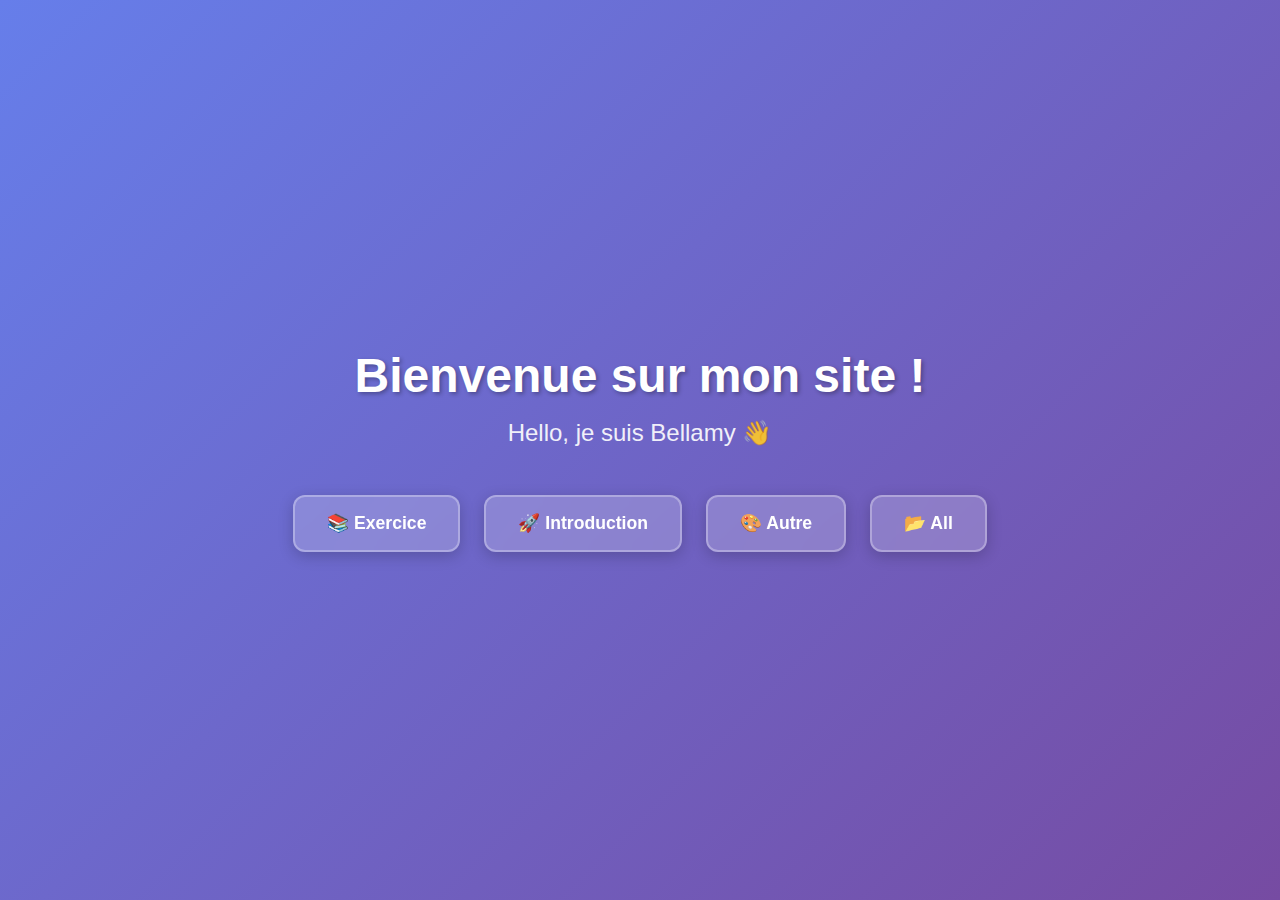
<file: index.html>
<!DOCTYPE html>
<html lang="fr">
<head>
    <meta charset="UTF-8">
    <meta name="viewport" content="width=device-width, initial-scale=1.0">
    <title>Bellamy Dev - Accueil</title>
    <link rel="stylesheet" href="style.css">
</head>
<body>
<h1>Bienvenue sur mon site !</h1>
<p>Hello, je suis Bellamy 👋</p>
<div class="href">
    <a href="exercice/index.html">📚 Exercice</a>
    <a href="introduction/index.html">🚀 Introduction</a>
    <a href="autre/index.html">🎨 Autre</a>
    <a href="all/index.html">📂 All</a>
</div>
</body>
</html>
</file>
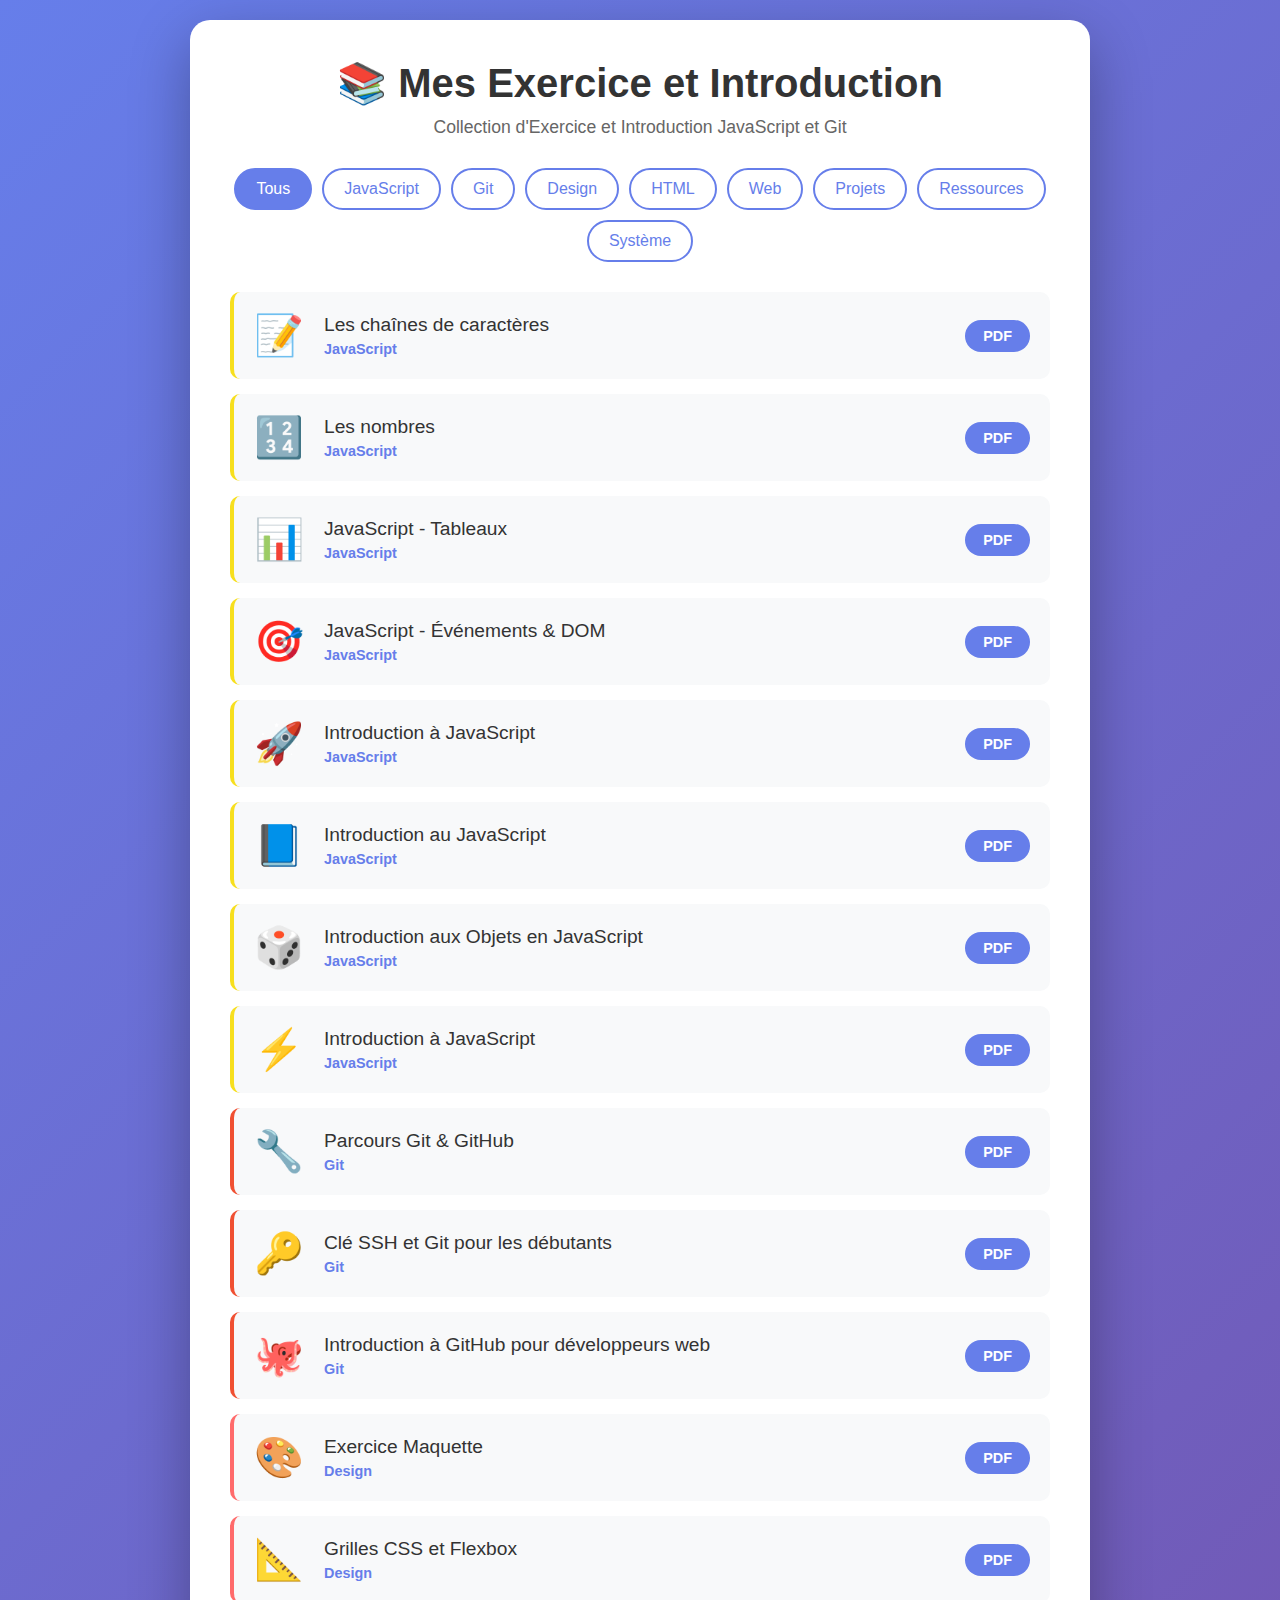
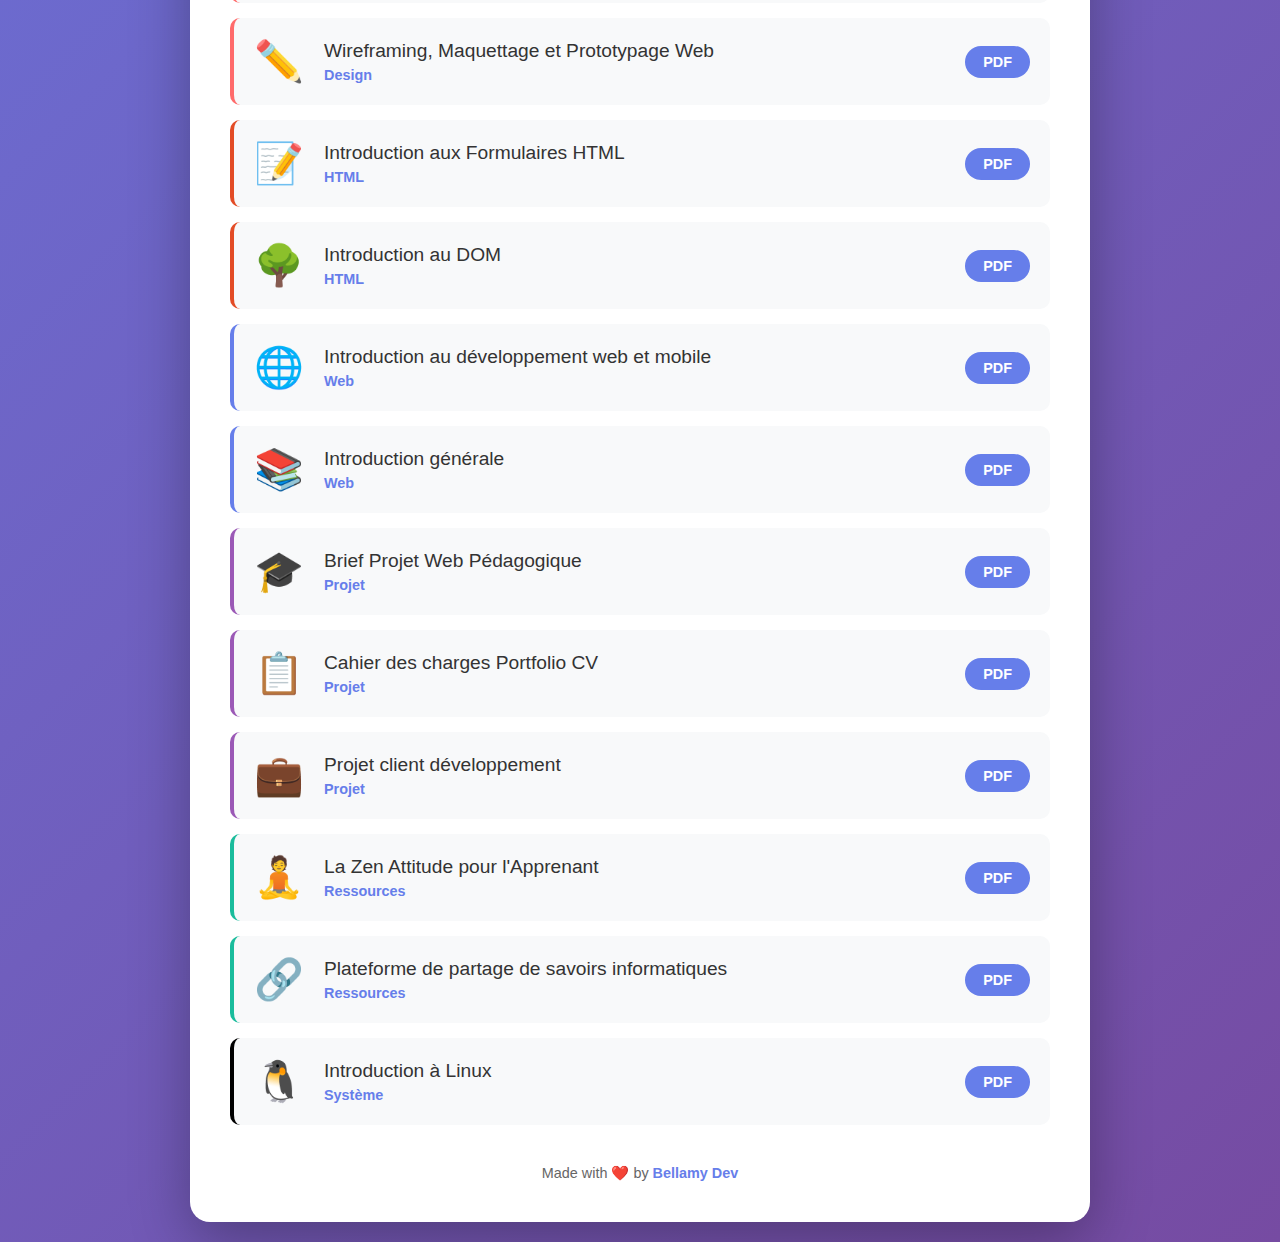
<file: all/index.html>
<!DOCTYPE html>
<html lang="fr">
<head>
    <meta charset="UTF-8">
    <meta name="viewport" content="width=device-width, initial-scale=1.0">
    <title>Mes Exercice et Introduction - Bellamy Dev</title>
    <link rel="stylesheet" href="public/css/style.css">
</head>
<body>
<div class="container">
    <header>
        <h1>📚 Mes Exercice et Introduction</h1>
        <p class="subtitle">Collection d'Exercice et Introduction JavaScript et Git</p>
    </header>

    <!-- Filtres par catégorie -->
    <div class="filters">
        <button class="filter-btn active" data-filter="all">Tous</button>
        <button class="filter-btn" data-filter="JavaScript">JavaScript</button>
        <button class="filter-btn" data-filter="Git">Git</button>
        <button class="filter-btn" data-filter="Design">Design</button>
        <button class="filter-btn" data-filter="HTML">HTML</button>
        <button class="filter-btn" data-filter="Web">Web</button>
        <button class="filter-btn" data-filter="Projet">Projets</button>
        <button class="filter-btn" data-filter="Ressources">Ressources</button>
        <button class="filter-btn" data-filter="Système">Système</button>
    </div>



    <!-- Liste des exercices (générée dynamiquement) -->
    <ul class="exercises-list" id="exercices-container">
        <!-- Les exercices seront ajoutés ici par JavaScript -->
    </ul>

    <footer>
        <p>Made with ❤️ by <a href="https://github.com/bellamy-dev">Bellamy Dev</a></p>
    </footer>
</div>

<script type="module" src="public/js/script.js"></script>
</body>
</html>
</file>
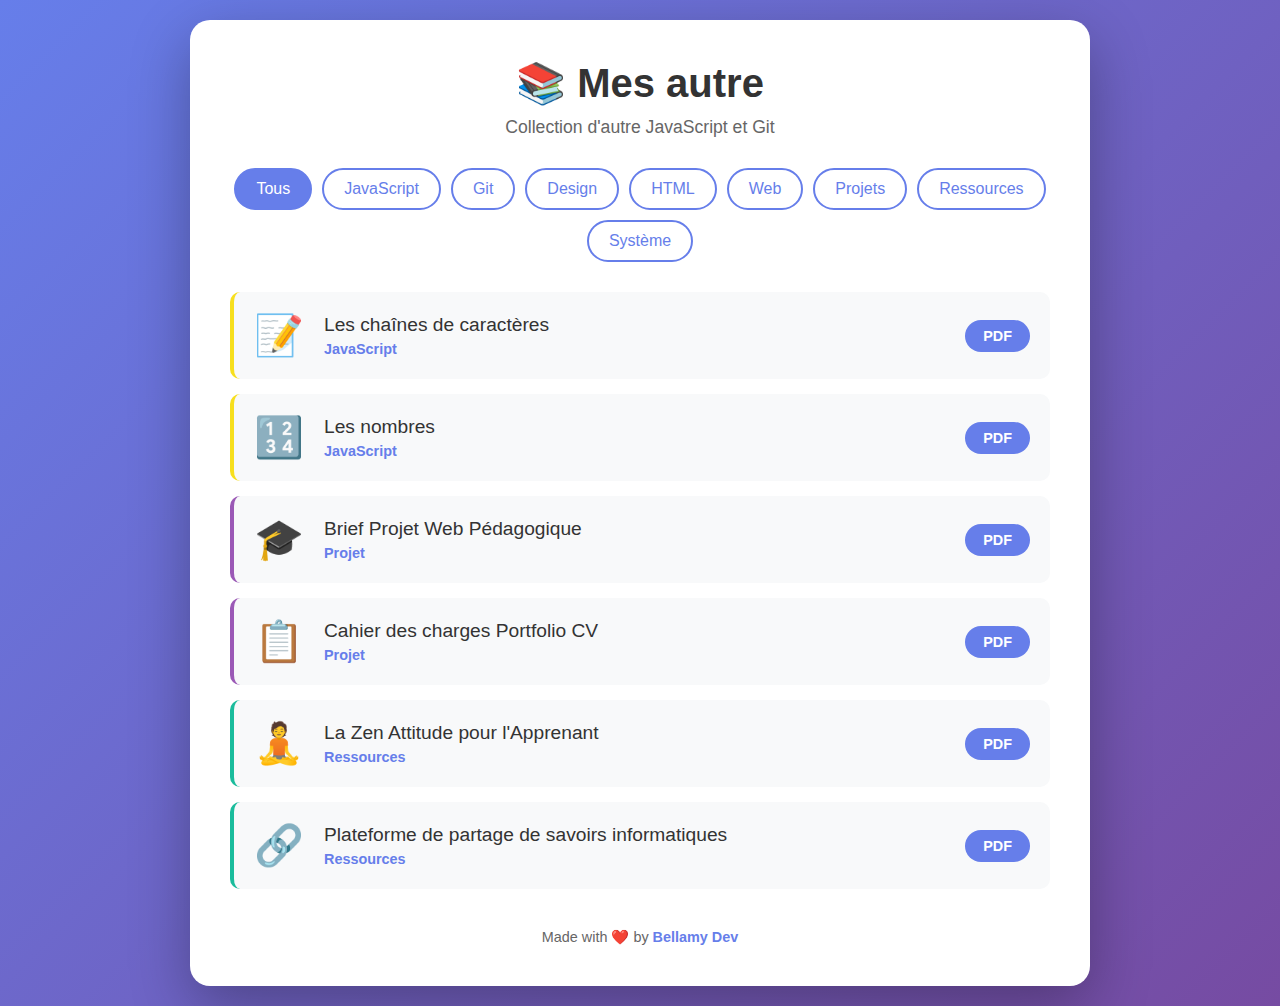
<file: autre/index.html>
<!DOCTYPE html>
<html lang="fr">
<head>
    <meta charset="UTF-8">
    <meta name="viewport" content="width=device-width, initial-scale=1.0">
    <title>Mes autre - Bellamy Dev</title>
    <link rel="stylesheet" href="public/css/style.css">
</head>
<body>
<div class="container">
    <header>
        <h1>📚 Mes autre</h1>
        <p class="subtitle">Collection d'autre JavaScript et Git</p>
    </header>

    <!-- Filtres par catégorie -->
    <div class="filters">
        <button class="filter-btn active" data-filter="all">Tous</button>
        <button class="filter-btn" data-filter="JavaScript">JavaScript</button>
        <button class="filter-btn" data-filter="Git">Git</button>
        <button class="filter-btn" data-filter="Design">Design</button>
        <button class="filter-btn" data-filter="HTML">HTML</button>
        <button class="filter-btn" data-filter="Web">Web</button>
        <button class="filter-btn" data-filter="Projet">Projets</button>
        <button class="filter-btn" data-filter="Ressources">Ressources</button>
        <button class="filter-btn" data-filter="Système">Système</button>
    </div>



    <!-- Liste des exercices (générée dynamiquement) -->
    <ul class="exercises-list" id="exercices-container">
        <!-- Les exercices seront ajoutés ici par JavaScript -->
    </ul>

    <footer>
        <p>Made with ❤️ by <a href="https://github.com/bellamy-dev">Bellamy Dev</a></p>
    </footer>
</div>

<script type="module" src="public/js/script.js"></script>
</body>
</html>
</file>
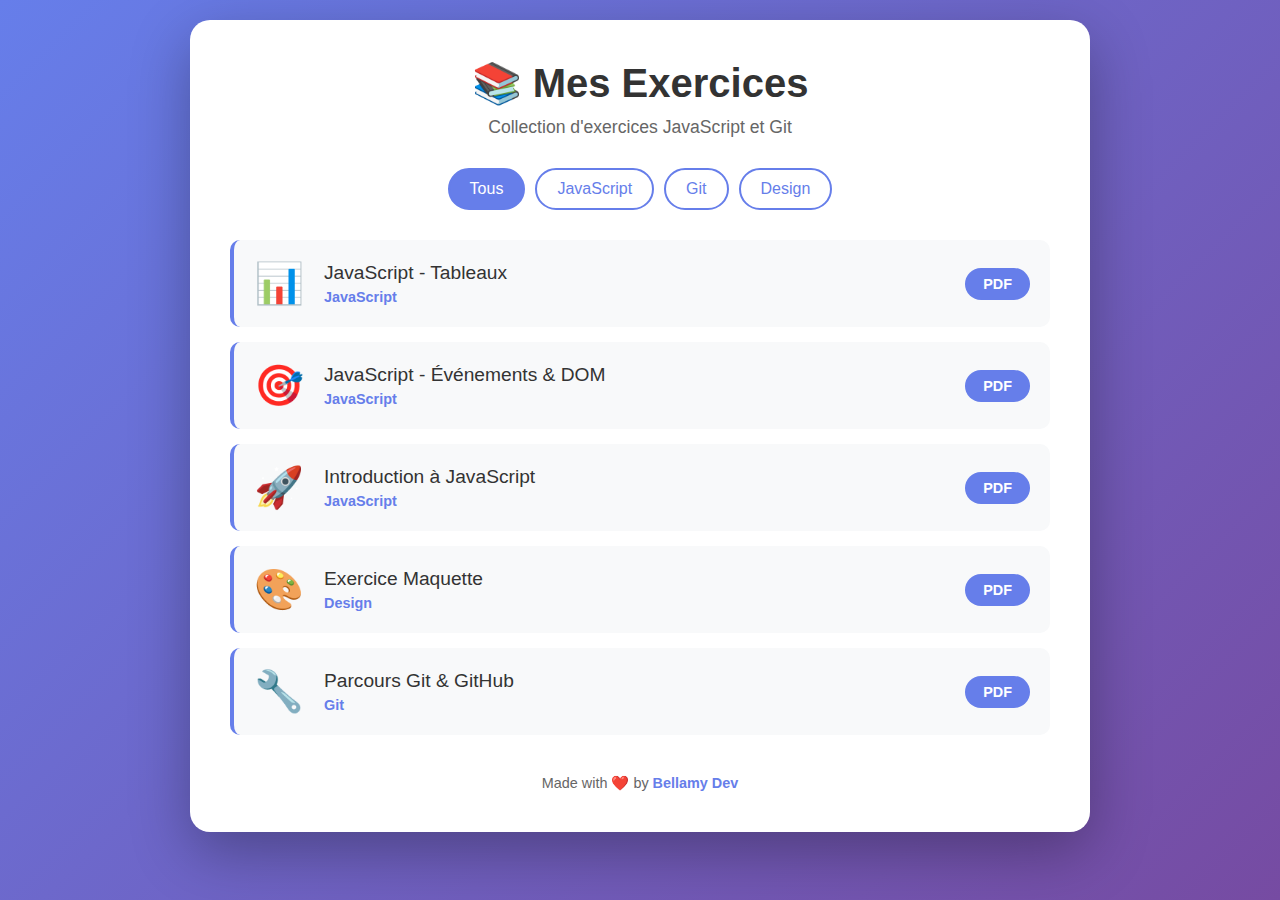
<file: exercice/index.html>
<!DOCTYPE html>
<html lang="fr">
<head>
    <meta charset="UTF-8">
    <meta name="viewport" content="width=device-width, initial-scale=1.0">
    <title>Mes Exercices - Bellamy Dev</title>
    <link rel="stylesheet" href="public/css/style.css">
</head>
<body>
<div class="container">
    <header>
        <h1>📚 Mes Exercices</h1>
        <p class="subtitle">Collection d'exercices JavaScript et Git</p>
    </header>

    <!-- Filtres par catégorie -->
    <div class="filters">
        <button class="filter-btn active" data-filter="all">Tous</button>
        <button class="filter-btn" data-filter="JavaScript">JavaScript</button>
        <button class="filter-btn" data-filter="Git">Git</button>
        <button class="filter-btn" data-filter="Design">Design</button>
    </div>

    <!-- Liste des exercices (générée dynamiquement) -->
    <ul class="exercises-list" id="exercices-container">
        <!-- Les exercices seront ajoutés ici par JavaScript -->
    </ul>

    <footer>
        <p>Made with ❤️ by <a href="https://github.com/bellamy-dev">Bellamy Dev</a></p>
    </footer>
</div>

<script type="module" src="public/js/script.js"></script>
</body>
</html>
</file>
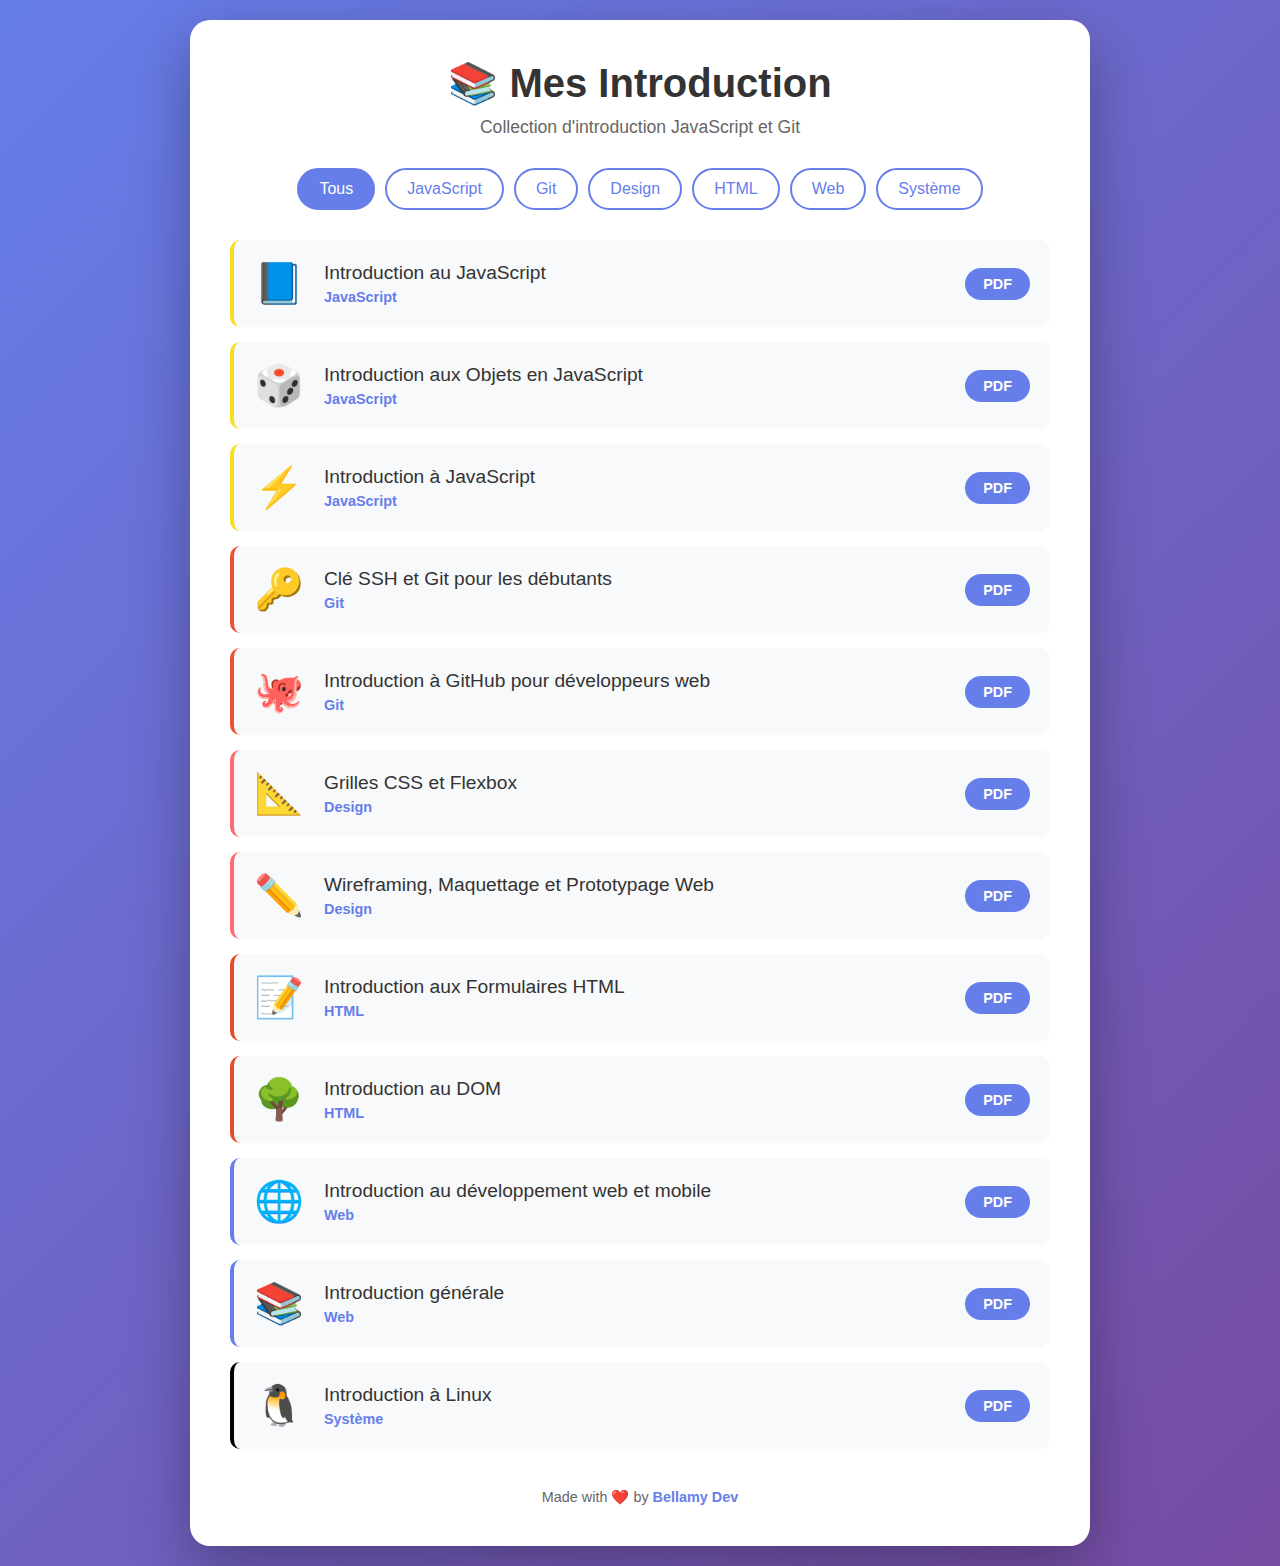
<file: introduction/index.html>
<!DOCTYPE html>
<html lang="fr">
<head>
    <meta charset="UTF-8">
    <meta name="viewport" content="width=device-width, initial-scale=1.0">
    <title>Mes Introduction - Bellamy Dev</title>
    <link rel="stylesheet" href="public/css/style.css">
</head>
<body>
<div class="container">
    <header>
        <h1>📚 Mes Introduction</h1>
        <p class="subtitle">Collection d'introduction JavaScript et Git</p>
    </header>

    <!-- Filtres par catégorie -->
    <div class="filters">
        <button class="filter-btn active" data-filter="all">Tous</button>
        <button class="filter-btn" data-filter="JavaScript">JavaScript</button>
        <button class="filter-btn" data-filter="Git">Git</button>
        <button class="filter-btn" data-filter="Design">Design</button>
        <button class="filter-btn" data-filter="HTML">HTML</button>
        <button class="filter-btn" data-filter="Web">Web</button>
        <button class="filter-btn" data-filter="Système">Système</button>
    </div>


    <!-- Liste des exercices (générée dynamiquement) -->
    <ul class="exercises-list" id="exercices-container">
        <!-- Les exercices seront ajoutés ici par JavaScript -->
    </ul>

    <footer>
        <p>Made with ❤️ by <a href="https://github.com/bellamy-dev">Bellamy Dev</a></p>
    </footer>
</div>

<script type="module" src="public/js/script.js"></script>
</body>
</html>
</file>
<file: style.css>
* {
    margin: 0;
    padding: 0;
    box-sizing: border-box;
}

body {
    font-family: 'Segoe UI', Tahoma, Geneva, Verdana, sans-serif;
    min-height: 100vh;
    display: flex;
    flex-direction: column;
    justify-content: center;
    align-items: center;
    background: linear-gradient(135deg, #667eea 0%, #764ba2 100%);
    color: white;
    padding: 20px;
}

h1 {
    font-size: 3rem;
    margin-bottom: 1rem;
    text-shadow: 2px 2px 4px rgba(0, 0, 0, 0.3);
    animation: fadeInDown 0.8s ease;
}

p {
    font-size: 1.5rem;
    margin-bottom: 3rem;
    opacity: 0.9;
    animation: fadeInUp 0.8s ease 0.2s backwards;
}

.href {
    display: flex;
    gap: 1.5rem;
    flex-wrap: wrap;
    justify-content: center;
    animation: fadeInUp 0.8s ease 0.4s backwards;
}

.href a {
    background: rgba(255, 255, 255, 0.2);
    backdrop-filter: blur(10px);
    padding: 1rem 2rem;
    border-radius: 12px;
    text-decoration: none;
    color: white;
    font-weight: 600;
    font-size: 1.1rem;
    transition: all 0.3s ease;
    border: 2px solid rgba(255, 255, 255, 0.3);
    box-shadow: 0 4px 15px rgba(0, 0, 0, 0.2);
}

.href a:hover {
    background: rgba(255, 255, 255, 0.3);
    transform: translateY(-5px);
    box-shadow: 0 8px 25px rgba(0, 0, 0, 0.3);
    border-color: rgba(255, 255, 255, 0.5);
}

.href a:active {
    transform: translateY(-2px);
}

/* Animations */
@keyframes fadeInDown {
    from {
        opacity: 0;
        transform: translateY(-30px);
    }
    to {
        opacity: 1;
        transform: translateY(0);
    }
}

@keyframes fadeInUp {
    from {
        opacity: 0;
        transform: translateY(30px);
    }
    to {
        opacity: 1;
        transform: translateY(0);
    }
}

/* Responsive */
@media (max-width: 768px) {
    h1 {
        font-size: 2rem;
    }

    p {
        font-size: 1.2rem;
    }

    .href {
        flex-direction: column;
        gap: 1rem;
    }

    .href a {
        width: 100%;
        max-width: 300px;
        text-align: center;
    }
}
</file>
<file: all/public/css/style.css>
* {
    margin: 0;
    padding: 0;
    box-sizing: border-box;
}

body {
    font-family: 'Segoe UI', Tahoma, Geneva, Verdana, sans-serif;
    background: linear-gradient(135deg, #667eea 0%, #764ba2 100%);
    min-height: 100vh;
    padding: 20px;
}

.container {
    max-width: 900px;
    margin: 0 auto;
    background: white;
    border-radius: 20px;
    padding: 40px;
    box-shadow: 0 20px 60px rgba(0,0,0,0.3);
}

header {
    text-align: center;
    margin-bottom: 30px;
}

h1 {
    color: #333;
    font-size: 2.5em;
    margin-bottom: 10px;
}

.subtitle {
    color: #666;
    font-size: 1.1em;
}

/* Filtres */
.filters {
    display: flex;
    gap: 10px;
    justify-content: center;
    margin-bottom: 30px;
    flex-wrap: wrap;
}

.filter-btn {
    padding: 10px 20px;
    border: 2px solid #667eea;
    background: white;
    color: #667eea;
    border-radius: 25px;
    cursor: pointer;
    font-size: 1em;
    transition: all 0.3s ease;
}

.filter-btn:hover {
    background: #667eea;
    color: white;
}

.filter-btn.active {
    background: #667eea;
    color: white;
}

/* Liste des exercices */
.exercises-list {
    list-style: none;
}

.exercise-item {
    background: #f8f9fa;
    margin-bottom: 15px;
    border-radius: 10px;
    transition: all 0.3s ease;
    border-left: 4px solid #667eea;
}

.exercise-item:hover {
    transform: translateX(10px);
    box-shadow: 0 5px 15px rgba(0,0,0,0.1);
}

.exercise-link {
    display: flex;
    align-items: center;
    padding: 20px;
    text-decoration: none;
    color: #333;
}

.pdf-icon {
    font-size: 2.5em;
    margin-right: 20px;
}

.exercise-info {
    display: flex;
    flex-direction: column;
    gap: 5px;
    flex: 1;
}

.exercise-title {
    font-size: 1.2em;
    font-weight: 500;
}

.exercise-category {
    font-size: 0.9em;
    color: #667eea;
    font-weight: 600;
}

.badge {
    background: #667eea;
    color: white;
    padding: 8px 18px;
    border-radius: 20px;
    font-size: 0.9em;
    font-weight: 600;
}

footer {
    text-align: center;
    margin-top: 40px;
    color: #666;
    font-size: 0.9em;
}

footer a {
    color: #667eea;
    text-decoration: none;
    font-weight: 600;
}

footer a:hover {
    text-decoration: underline;
}

/* Responsive */
@media (max-width: 600px) {
    .container {
        padding: 20px;
    }

    h1 {
        font-size: 1.8em;
    }

    .exercise-link {
        padding: 15px;
    }

    .pdf-icon {
        font-size: 2em;
    }
}


/* Couleurs par catégorie */
.exercise-item[data-category="JavaScript"] {
    border-left-color: #f7df1e;
}

.exercise-item[data-category="Git"] {
    border-left-color: #f05032;
}

.exercise-item[data-category="Design"] {
    border-left-color: #ff6b6b;
}

.exercise-item[data-category="HTML"] {
    border-left-color: #e34c26;
}

.exercise-item[data-category="Web"] {
    border-left-color: #667eea;
}

.exercise-item[data-category="Système"] {
    border-left-color: #000000;
}
.exercise-item[data-category="Projet"] {
    border-left-color: #9b59b6;
}

.exercise-item[data-category="Ressources"] {
    border-left-color: #1abc9c;
}
</file>
<file: autre/public/css/style.css>
* {
    margin: 0;
    padding: 0;
    box-sizing: border-box;
}

body {
    font-family: 'Segoe UI', Tahoma, Geneva, Verdana, sans-serif;
    background: linear-gradient(135deg, #667eea 0%, #764ba2 100%);
    min-height: 100vh;
    padding: 20px;
}

.container {
    max-width: 900px;
    margin: 0 auto;
    background: white;
    border-radius: 20px;
    padding: 40px;
    box-shadow: 0 20px 60px rgba(0,0,0,0.3);
}

header {
    text-align: center;
    margin-bottom: 30px;
}

h1 {
    color: #333;
    font-size: 2.5em;
    margin-bottom: 10px;
}

.subtitle {
    color: #666;
    font-size: 1.1em;
}

/* Filtres */
.filters {
    display: flex;
    gap: 10px;
    justify-content: center;
    margin-bottom: 30px;
    flex-wrap: wrap;
}

.filter-btn {
    padding: 10px 20px;
    border: 2px solid #667eea;
    background: white;
    color: #667eea;
    border-radius: 25px;
    cursor: pointer;
    font-size: 1em;
    transition: all 0.3s ease;
}

.filter-btn:hover {
    background: #667eea;
    color: white;
}

.filter-btn.active {
    background: #667eea;
    color: white;
}

/* Liste des exercices */
.exercises-list {
    list-style: none;
}

.exercise-item {
    background: #f8f9fa;
    margin-bottom: 15px;
    border-radius: 10px;
    transition: all 0.3s ease;
    border-left: 4px solid #667eea;
}

.exercise-item:hover {
    transform: translateX(10px);
    box-shadow: 0 5px 15px rgba(0,0,0,0.1);
}

.exercise-link {
    display: flex;
    align-items: center;
    padding: 20px;
    text-decoration: none;
    color: #333;
}

.pdf-icon {
    font-size: 2.5em;
    margin-right: 20px;
}

.exercise-info {
    display: flex;
    flex-direction: column;
    gap: 5px;
    flex: 1;
}

.exercise-title {
    font-size: 1.2em;
    font-weight: 500;
}

.exercise-category {
    font-size: 0.9em;
    color: #667eea;
    font-weight: 600;
}

.badge {
    background: #667eea;
    color: white;
    padding: 8px 18px;
    border-radius: 20px;
    font-size: 0.9em;
    font-weight: 600;
}

footer {
    text-align: center;
    margin-top: 40px;
    color: #666;
    font-size: 0.9em;
}

footer a {
    color: #667eea;
    text-decoration: none;
    font-weight: 600;
}

footer a:hover {
    text-decoration: underline;
}

/* Responsive */
@media (max-width: 600px) {
    .container {
        padding: 20px;
    }

    h1 {
        font-size: 1.8em;
    }

    .exercise-link {
        padding: 15px;
    }

    .pdf-icon {
        font-size: 2em;
    }
}


/* Couleurs par catégorie */
.exercise-item[data-category="JavaScript"] {
    border-left-color: #f7df1e;
}

.exercise-item[data-category="Git"] {
    border-left-color: #f05032;
}

.exercise-item[data-category="Design"] {
    border-left-color: #ff6b6b;
}

.exercise-item[data-category="HTML"] {
    border-left-color: #e34c26;
}

.exercise-item[data-category="Web"] {
    border-left-color: #667eea;
}

.exercise-item[data-category="Système"] {
    border-left-color: #000000;
}
.exercise-item[data-category="Projet"] {
    border-left-color: #9b59b6;
}

.exercise-item[data-category="Ressources"] {
    border-left-color: #1abc9c;
}
</file>
<file: exercice/public/css/style.css>
* {
    margin: 0;
    padding: 0;
    box-sizing: border-box;
}

body {
    font-family: 'Segoe UI', Tahoma, Geneva, Verdana, sans-serif;
    background: linear-gradient(135deg, #667eea 0%, #764ba2 100%);
    min-height: 100vh;
    padding: 20px;
}

.container {
    max-width: 900px;
    margin: 0 auto;
    background: white;
    border-radius: 20px;
    padding: 40px;
    box-shadow: 0 20px 60px rgba(0,0,0,0.3);
}

header {
    text-align: center;
    margin-bottom: 30px;
}

h1 {
    color: #333;
    font-size: 2.5em;
    margin-bottom: 10px;
}

.subtitle {
    color: #666;
    font-size: 1.1em;
}

/* Filtres */
.filters {
    display: flex;
    gap: 10px;
    justify-content: center;
    margin-bottom: 30px;
    flex-wrap: wrap;
}

.filter-btn {
    padding: 10px 20px;
    border: 2px solid #667eea;
    background: white;
    color: #667eea;
    border-radius: 25px;
    cursor: pointer;
    font-size: 1em;
    transition: all 0.3s ease;
}

.filter-btn:hover {
    background: #667eea;
    color: white;
}

.filter-btn.active {
    background: #667eea;
    color: white;
}

/* Liste des exercices */
.exercises-list {
    list-style: none;
}

.exercise-item {
    background: #f8f9fa;
    margin-bottom: 15px;
    border-radius: 10px;
    transition: all 0.3s ease;
    border-left: 4px solid #667eea;
}

.exercise-item:hover {
    transform: translateX(10px);
    box-shadow: 0 5px 15px rgba(0,0,0,0.1);
}

.exercise-link {
    display: flex;
    align-items: center;
    padding: 20px;
    text-decoration: none;
    color: #333;
}

.pdf-icon {
    font-size: 2.5em;
    margin-right: 20px;
}

.exercise-info {
    display: flex;
    flex-direction: column;
    gap: 5px;
    flex: 1;
}

.exercise-title {
    font-size: 1.2em;
    font-weight: 500;
}

.exercise-category {
    font-size: 0.9em;
    color: #667eea;
    font-weight: 600;
}

.badge {
    background: #667eea;
    color: white;
    padding: 8px 18px;
    border-radius: 20px;
    font-size: 0.9em;
    font-weight: 600;
}

footer {
    text-align: center;
    margin-top: 40px;
    color: #666;
    font-size: 0.9em;
}

footer a {
    color: #667eea;
    text-decoration: none;
    font-weight: 600;
}

footer a:hover {
    text-decoration: underline;
}

/* Responsive */
@media (max-width: 600px) {
    .container {
        padding: 20px;
    }

    h1 {
        font-size: 1.8em;
    }

    .exercise-link {
        padding: 15px;
    }

    .pdf-icon {
        font-size: 2em;
    }
}
</file>
<file: introduction/public/css/style.css>
* {
    margin: 0;
    padding: 0;
    box-sizing: border-box;
}

body {
    font-family: 'Segoe UI', Tahoma, Geneva, Verdana, sans-serif;
    background: linear-gradient(135deg, #667eea 0%, #764ba2 100%);
    min-height: 100vh;
    padding: 20px;
}

.container {
    max-width: 900px;
    margin: 0 auto;
    background: white;
    border-radius: 20px;
    padding: 40px;
    box-shadow: 0 20px 60px rgba(0,0,0,0.3);
}

header {
    text-align: center;
    margin-bottom: 30px;
}

h1 {
    color: #333;
    font-size: 2.5em;
    margin-bottom: 10px;
}

.subtitle {
    color: #666;
    font-size: 1.1em;
}

/* Filtres */
.filters {
    display: flex;
    gap: 10px;
    justify-content: center;
    margin-bottom: 30px;
    flex-wrap: wrap;
}

.filter-btn {
    padding: 10px 20px;
    border: 2px solid #667eea;
    background: white;
    color: #667eea;
    border-radius: 25px;
    cursor: pointer;
    font-size: 1em;
    transition: all 0.3s ease;
}

.filter-btn:hover {
    background: #667eea;
    color: white;
}

.filter-btn.active {
    background: #667eea;
    color: white;
}

/* Liste des exercices */
.exercises-list {
    list-style: none;
}

.exercise-item {
    background: #f8f9fa;
    margin-bottom: 15px;
    border-radius: 10px;
    transition: all 0.3s ease;
    border-left: 4px solid #667eea;
}

.exercise-item:hover {
    transform: translateX(10px);
    box-shadow: 0 5px 15px rgba(0,0,0,0.1);
}

.exercise-link {
    display: flex;
    align-items: center;
    padding: 20px;
    text-decoration: none;
    color: #333;
}

.pdf-icon {
    font-size: 2.5em;
    margin-right: 20px;
}

.exercise-info {
    display: flex;
    flex-direction: column;
    gap: 5px;
    flex: 1;
}

.exercise-title {
    font-size: 1.2em;
    font-weight: 500;
}

.exercise-category {
    font-size: 0.9em;
    color: #667eea;
    font-weight: 600;
}

.badge {
    background: #667eea;
    color: white;
    padding: 8px 18px;
    border-radius: 20px;
    font-size: 0.9em;
    font-weight: 600;
}

footer {
    text-align: center;
    margin-top: 40px;
    color: #666;
    font-size: 0.9em;
}

footer a {
    color: #667eea;
    text-decoration: none;
    font-weight: 600;
}

footer a:hover {
    text-decoration: underline;
}

/* Responsive */
@media (max-width: 600px) {
    .container {
        padding: 20px;
    }

    h1 {
        font-size: 1.8em;
    }

    .exercise-link {
        padding: 15px;
    }

    .pdf-icon {
        font-size: 2em;
    }
}


/* Couleurs par catégorie */
.exercise-item[data-category="JavaScript"] {
    border-left-color: #f7df1e;
}

.exercise-item[data-category="Git"] {
    border-left-color: #f05032;
}

.exercise-item[data-category="Design"] {
    border-left-color: #ff6b6b;
}

.exercise-item[data-category="HTML"] {
    border-left-color: #e34c26;
}

.exercise-item[data-category="Web"] {
    border-left-color: #667eea;
}

.exercise-item[data-category="Système"] {
    border-left-color: #000000;
}
</file>
